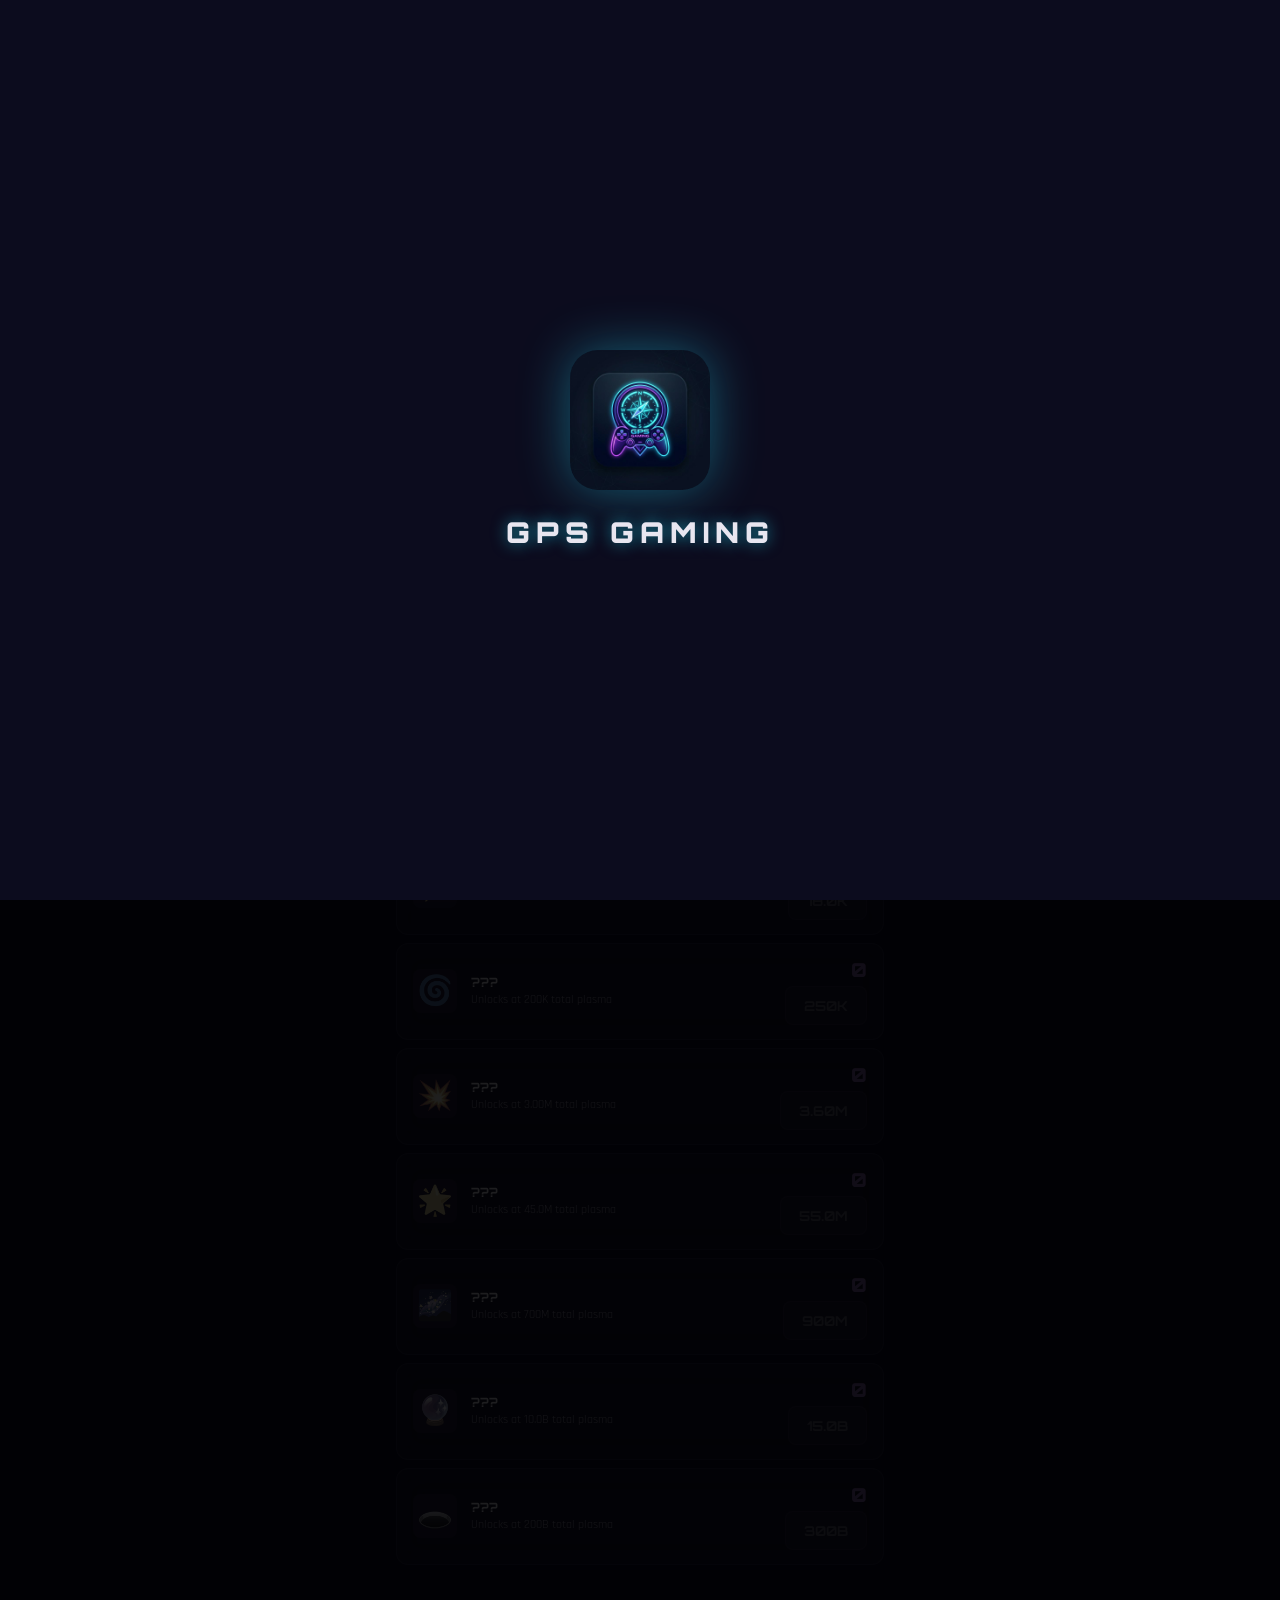
<file: app/src/main/assets/index.html>
<!DOCTYPE html>
<html lang="en">
<head>
  <meta charset="UTF-8">
  <meta name="viewport" content="width=device-width, initial-scale=1.0, maximum-scale=1.0, user-scalable=no, viewport-fit=cover">
  <meta name="description" content="Cosmic Plasma — An infinite idle game where you harness plasma energy across the cosmos. Prestige to earn Cosmic Shards and grow ever more powerful.">
  <title>Cosmic Plasma — Idle Prestige Game</title>
  <style>html,body{background:#050510!important}</style>
  <link rel="preconnect" href="https://fonts.googleapis.com">
  <link rel="preconnect" href="https://fonts.gstatic.com" crossorigin>
  <link href="https://fonts.googleapis.com/css2?family=Orbitron:wght@400;600;700;900&family=Rajdhani:wght@300;400;500;600;700&display=swap" rel="stylesheet">
  <link rel="stylesheet" href="style.css">
</head>
<body>

<!-- Splash Screen -->
<div id="splash-screen">
  <img src="gps_gaming_logo.png" alt="GPS Gaming Icon" class="splash-logo">
  <div class="splash-text">GPS GAMING</div>
</div>

<!-- Particle canvas background -->
<canvas id="particles-canvas"></canvas>

<!-- Main wrapper -->
<div id="app">

  <!-- Header -->
  <header id="game-header">
    <div class="header-title-row">
      <h1 class="game-title">COSMIC <span class="accent">PLASMA</span></h1>
      <div class="header-actions">
        <button id="daily-btn"      class="header-icon-btn" onclick="openDailyStreak()" title="Daily Reward">🎁</button>
        <button id="ach-btn"        class="header-icon-btn" onclick="openAchievements()" title="Achievements">🏆</button>
        <button id="challenges-btn" class="header-icon-btn" onclick="openDailyChallengesModal()" title="Daily Challenges">🎯</button>
        <button id="settings-btn"   class="header-icon-btn settings" onclick="openSettings()" aria-label="Settings">⚙️</button>
      </div>
    </div>
    <div class="header-stats">
      <div class="stat-badge" id="shard-badge" title="Cosmic Shards">
        <span class="stat-icon">💎</span>
        <span id="shard-count">0</span>
      </div>
      <div class="stat-badge" id="prestige-badge" title="Prestige Level">
        <span class="stat-icon">⭐</span>
        <span id="prestige-level">0</span>
      </div>
      <div class="stat-badge" id="multiplier-badge" title="Production Multiplier">
        <span class="stat-icon">⚡</span>
        <span id="multiplier-display">x1.00</span>
      </div>
    </div>
  </header>

  <!-- Plasma display -->
  <section id="plasma-section">
    <div id="plasma-display">
      <div class="plasma-amount" id="plasma-amount">0</div>
      <div class="plasma-label">Plasma Energy</div>
      <div class="plasma-rate" id="plasma-rate">0 / sec</div>
    </div>
    <button id="plasma-click-btn" onclick="handleClick()">
      <div class="click-inner">
        <div class="click-ring ring-1"></div>
        <div class="click-ring ring-2"></div>
        <div class="click-ring ring-3"></div>
        <span class="click-icon">⚛</span>
      </div>
    </button>
    <div id="combo-display" class="combo-display" style="display:none;">
      <span id="combo-count">0</span>
      <span class="combo-label">COMBO</span>
      <span id="combo-mult"></span>
    </div>
    <div class="plasma-actions-row" style="display: flex; justify-content: space-between; align-items: center; width: 100%; max-width: 320px; margin: 15px auto 0 auto; padding: 0 10px;">
      <div style="width: 80px;"></div> <!-- Spacer -->
      <div class="click-power-label" id="tap-power-label" style="margin-top: 0;">Tap Power: <span id="click-power-display">1</span></div>
      <div class="quick-actions" style="display: flex; width: 80px; justify-content: flex-end; gap: 8px;">
        <button id="lb-header-btn" class="quick-action-btn" onclick="openLeaderboard()" aria-label="Leaderboard">🏆</button>
        <button class="quick-action-btn" onclick="openInfoModal()" aria-label="Info">ℹ️</button>
      </div>
    </div>
  </section>

  <!-- Tab navigation -->
  <nav id="tab-nav">
    <button class="tab-btn active" data-tab="generators" onclick="switchTab('generators')">Generators</button>
    <button id="tab-btn-upgrades" class="tab-btn" data-tab="upgrades" onclick="switchTab('upgrades')">Upgrades</button>
    <button id="tab-btn-prestige" class="tab-btn" data-tab="prestige" onclick="switchTab('prestige')">Prestige</button>
    <button id="tab-btn-stats" class="tab-btn" data-tab="stats" onclick="switchTab('stats')">Stats</button>
  </nav>

  <!-- Tab panels -->
  <div id="tab-content">

    <!-- Generators Tab -->
    <div class="tab-panel active" id="tab-generators">
      <div id="generators-list"></div>
    </div>

    <!-- Upgrades Tab -->
    <div class="tab-panel" id="tab-upgrades">
      <div id="upgrades-list"></div>
    </div>

    <!-- Prestige Tab -->
    <div class="tab-panel" id="tab-prestige">
      <div class="prestige-info glass-panel">
        <h2>🌌 Cosmic Prestige</h2>
        <p>Reset your generators and plasma to earn <strong>Cosmic Shards</strong>. Each shard permanently boosts ALL production by <strong>5%</strong>.</p>

        <div style="font-size:0.82rem; color:var(--text-muted); margin: 6px 0 12px 0; padding: 6px 10px; border-left: 2px solid var(--accent); opacity: 0.85;">
          💎 Holding bonus (unspent shards): <strong id="shard-holding-bonus">+0%</strong> to all output &amp; taps
        </div>

        <div class="prestige-preview">
          <div class="prestige-stat">
            <span class="prestige-stat-label">Shards on Prestige</span>
            <span class="prestige-stat-value" id="prestige-shards-preview">0</span>
          </div>
          <div class="prestige-stat">
            <span class="prestige-stat-label">Total Shards After</span>
            <span class="prestige-stat-value" id="prestige-shards-total">0</span>
          </div>
          <div class="prestige-stat">
            <span class="prestige-stat-label">New Multiplier</span>
            <span class="prestige-stat-value" id="prestige-new-mult">x1.00</span>
          </div>
        </div>
        <button id="prestige-btn" class="prestige-button" onclick="doPrestige()" disabled>
          <span class="prestige-btn-text">PRESTIGE</span>
          <span class="prestige-btn-sub">Requires 1M+ total plasma</span>
        </button>
      </div>

      <!-- Shard Upgrades -->
      <h3 class="section-heading">💎 Shard Upgrades</h3>
      <div id="shard-upgrades-list"></div>
    </div>

    <!-- Leaderboard Tab -->
    <div class="tab-panel" id="tab-leaderboard">
      <div class="lb-header">
        <h2 class="lb-title">RANKINGS</h2>
        <div class="lb-toggle">
          <button class="lb-toggle-btn active" onclick="switchLbTab('weekly', event)">SESSION</button>
          <button class="lb-toggle-btn" onclick="switchLbTab('alltime', event)">ALL-TIME</button>
        </div>
      </div>
      
      <div class="lb-podium" id="lb-podium"></div>
      
      <div class="lb-list-container">
        <div class="lb-list" id="lb-list"></div>
      </div>
      
      <div class="lb-footer" id="lb-footer"></div>
    </div>

    <!-- Stats Tab -->
    <div class="tab-panel" id="tab-stats">
      <div class="stats-grid glass-panel">
        <h3 class="stats-section-title">📊 All Time</h3>
        <div class="stat-row"><span>Total Plasma Earned</span><span id="stat-total-plasma">0</span></div>
        <div class="stat-row"><span>Total Taps</span><span id="stat-total-taps">0</span></div>
        <div class="stat-row"><span>Plasma from Taps</span><span id="stat-tap-plasma">0</span></div>
        <div class="stat-row"><span>Plasma from Auto-Tapper</span><span id="stat-auto-plasma">0</span></div>
        <div class="stat-row"><span>Plasma from Generators</span><span id="stat-gen-plasma">0</span></div>
        <div class="stat-row"><span>Times Prestiged</span><span id="stat-prestiges">0</span></div>
        <div class="stat-row"><span>Total Shards Earned</span><span id="stat-total-shards">0</span></div>
        <div class="stat-row"><span>Current Multiplier</span><span id="stat-multiplier">x1.00</span></div>
        <div class="stat-row"><span>Play Time</span><span id="stat-playtime">0s</span></div>
        
        <h3 class="stats-section-title" style="margin-top: 16px;">🚀 This Session (Since Prestige)</h3>
        <div class="stat-row"><span>Session Plasma</span><span id="stat-session-plasma">0</span></div>
        <div class="stat-row"><span>Session Taps</span><span id="stat-session-taps">0</span></div>
      </div>
      <div class="save-controls">
        <button class="save-btn" onclick="saveGame()">💾 Save Game</button>
        <button class="save-btn danger" onclick="hardReset()">🗑️ Hard Reset</button>
      </div>
    </div>

  </div>

  <!-- Toast notifications -->
  <div id="toast-container"></div>

  <!-- Custom Confirm Modal -->
  <div id="confirm-modal" class="confirm-overlay">
    <div class="confirm-box">
        <div class="confirm-icon">⚠️</div>
        <p class="confirm-message" id="confirm-message">Are you sure?</p>
        <div class="confirm-actions">
            <button class="confirm-cancel-btn" id="confirm-cancel-btn">CANCEL</button>
            <button class="confirm-ok-btn" id="confirm-ok-btn">CONFIRM</button>
        </div>
    </div>
  </div>

  <!-- Info Modal -->
  <div id="info-modal" class="confirm-overlay">
    <div class="info-box">
        <button class="info-close-btn" onclick="closeInfoModal()">✕</button>
        <h2 class="info-title">📖 HOW TO PLAY</h2>
        <div class="info-scroll">
            <div class="info-section">
                <h3>⚛ Plasma Energy</h3>
                <p>Tap the plasma orb to generate energy. Buy generators to produce plasma automatically. Your plasma per second increases as you acquire more generators.</p>
            </div>
            <div class="info-section">
                <h3>⚡ Generators</h3>
                <p>10 unique generators unlocking as you play. Long-press to buy max. Higher-tier generators produce exponentially more!</p>
                <ul style="color: var(--text-secondary); font-size: 0.8rem; margin-top: 8px; padding-left: 16px; line-height: 1.6;">
                    <li><strong style="color: var(--text-primary)">✦ Spark</strong>: The beginning of energy.</li>
                    <li><strong style="color: var(--text-primary)">🔥 Ember</strong>: Concentrated plasma heat.</li>
                    <li><strong style="color: var(--text-primary)">☀️ Solar Flare</strong>: Star-level energy emission.</li>
                    <li><strong style="color: var(--text-primary)">⚡ Plasma Arc</strong>: Controlled energy lightning.</li>
                    <li><strong style="color: var(--text-primary)">🌀 Fusion Core</strong>: Sustainable nuclear fusion.</li>
                    <li><strong style="color: var(--text-primary)">💥 Nova Burst</strong>: Exploding star remnants.</li>
                    <li><strong style="color: var(--text-primary)">🌟 Pulsar</strong>: Rapid rotating beacon.</li>
                    <li><strong style="color: var(--text-primary)">🌌 Quasar</strong>: Supermassive black hole jet.</li>
                    <li><strong style="color: var(--text-primary)">🔮 Nebula Forge</strong>: Birthplace of stars.</li>
                    <li><strong style="color: var(--text-primary)">🕳️ Singularity</strong>: Infinite gravity point.</li>
                </ul>
            </div>
            <div class="info-section">
                <h3>🔧 Upgrades</h3>
                <p>One-time purchases that boost your tap power or generator output. New upgrades unlock as you progress through the game.</p>
            </div>
            <div class="info-section">
                <h3>🌌 Prestige</h3>
                <p>Once you reach 1M+ total plasma, you can prestige to reset your generators and earn <strong>Cosmic Shards</strong>. Each shard gives a permanent +5% boost to ALL production.</p>
            </div>
            <div class="info-section">
                <h3>💎 Shard Upgrades</h3>
                <p>Spend Cosmic Shards on permanent upgrades: increased tap power, auto-tapper, head start plasma, and more. These persist across prestiges.</p>
            </div>
            <div class="info-section">
                <h3>🏆 Leaderboard</h3>
                <p>Compete against other players globally! Your score is your total plasma earned across all time. Prestige to push your score to the leaderboard.</p>
            </div>
        </div>
    </div>
  </div>

  <!-- Name Registration Modal -->
  <div id="name-modal" style="display: none; position: fixed; inset: 0; background: rgba(0,0,0,0.85); z-index: 2100; align-items: center; justify-content: center; backdrop-filter: blur(8px);">
    <div class="name-modal-content">
        <h2 id="name-modal-title" class="name-modal-title">REGISTER CALLSIGN</h2>
        
        <div class="name-input-group">
            <input type="text" id="name-input" class="name-input" placeholder="Enter Name (Max 12 Chars)" maxlength="12" autocomplete="off" spellcheck="false">
            <div id="name-error" class="name-error">Transmission rejected: Invalid designation.</div>
        </div>
        
        <div class="name-modal-actions">
            <button id="name-cancel-btn" class="name-cancel-btn" onclick="closeNameModal(false)">CANCEL</button>
            <button id="name-confirm-btn" class="name-confirm-btn" onclick="confirmName()">CONFIRM</button>
        </div>
    </div>
  </div>

  <!-- Settings Modal -->
  <div id="settings-modal" style="display: none; position: fixed; inset: 0; background: rgba(0,0,0,0.8); z-index: 2000; align-items: center; justify-content: center; backdrop-filter: blur(5px);">
    <div style="background: var(--bg-surface); border: 1px solid var(--border-glow); padding: 30px; border-radius: var(--radius-xl); width: 85%; max-width: 320px; text-align: center; box-shadow: var(--glow-purple); position: relative;">
        <button onclick="closeSettings()" style="position: absolute; top: 12px; right: 16px; background: none; border: none; color: var(--text-muted); font-size: 1.6rem; cursor: pointer; padding: 5px;">✕</button>
        
        <h2 style="font-family: var(--font-display); color: var(--accent-cyan); margin-bottom: 24px;">SETTINGS</h2>
        
        <button id="sound-toggle-btn" class="save-btn" style="width: 100%; margin-bottom: 16px; font-size: 0.95rem; padding: 16px;" onclick="toggleSound()">Sound: ON</button>
        <button class="save-btn danger" style="width: 100%; margin-bottom: 24px; font-size: 0.95rem; padding: 16px;" onclick="closeSettings(); setTimeout(hardReset, 100);">Hard Reset</button>
        
        <button class="save-btn" style="width: 100%; font-size: 0.95rem; padding: 16px; background: rgba(168, 85, 247, 0.2); border-color: var(--accent-purple);" onclick="exitApp()">Exit Game</button>
    </div>
  </div>

</div>

<!-- Offline Earnings Modal -->
<div id="offline-modal" class="modal-overlay">
  <div class="modal-box">
    <div class="modal-icon">⏰</div>
    <h2 class="modal-title">Welcome Back!</h2>
    <p class="modal-subtitle">You were away for <strong id="offline-time"></strong></p>
    <div class="modal-reward-badge"><span id="offline-plasma">+0 Plasma</span></div>
    <p class="modal-note">Offline production: 8-hour cap</p>
    <button class="modal-btn" onclick="closeOfflineModal()">COLLECT</button>
  </div>
</div>

<!-- Daily Login Modal -->
<div id="daily-login-modal" class="modal-overlay">
  <div class="modal-box modal-wide">
    <div class="modal-icon">🎁</div>
    <h2 class="modal-title">Daily Reward</h2>
    <p id="daily-streak-status" class="modal-subtitle"></p>
    <div id="daily-calendar" class="daily-calendar"></div>
    <p id="daily-countdown" style="font-size:0.85rem;color:#aaa;margin:6px 0 0;min-height:1.2em;"></p>
    <button id="daily-claim-btn" class="modal-btn" onclick="claimDailyReward()">CLAIM REWARD</button>
    <button class="modal-btn" style="background:transparent;border:1px solid #555;margin-top:6px;" onclick="closeModal('daily-login-modal')">CLOSE</button>
  </div>
</div>

<!-- Achievements Modal -->
<div id="achievements-modal" class="modal-overlay">
  <div class="modal-box modal-wide">
    <div class="modal-icon">🏆</div>
    <h2 class="modal-title">Achievements</h2>
    <div id="achievements-list" style="width:100%;margin:12px 0 4px;display:flex;flex-direction:column;gap:10px;"></div>
    <button class="modal-btn" onclick="closeModal('achievements-modal')">CLOSE</button>
  </div>
</div>

<!-- Daily Challenges Modal -->
<div id="daily-challenges-modal" class="modal-overlay">
  <div class="modal-box modal-wide">
    <div class="modal-icon">🎯</div>
    <h2 class="modal-title">Daily Challenges</h2>
    <p id="daily-challenges-date" class="modal-subtitle"></p>
    <div id="daily-challenges-list" style="width:100%;margin:12px 0 4px;"></div>
    <button class="modal-btn" onclick="closeModal('daily-challenges-modal')">CLOSE</button>
  </div>
</div>

<!-- Tutorial Overlay -->
<div id="tutorial-overlay" style="display:none;position:fixed;inset:0;z-index:5000;pointer-events:none;">
  <div id="tutorial-highlight" style="position:fixed;border:2px solid var(--accent-cyan);border-radius:12px;box-shadow:0 0 0 9999px rgba(0,0,0,0.65),0 0 24px var(--accent-cyan);pointer-events:none;transition:all 0.3s ease;"></div>
  <div id="tutorial-tip" style="position:fixed;background:var(--bg-surface);border:1px solid var(--accent-cyan);border-radius:12px;padding:14px 16px;max-width:240px;pointer-events:auto;z-index:5001;box-shadow:0 0 20px rgba(34,211,238,0.3);">
    <p id="tutorial-text" style="font-family:var(--font-body);font-size:0.88rem;color:var(--text-primary);line-height:1.5;margin:0 0 12px 0;"></p>
    <div style="display:flex;justify-content:space-between;align-items:center;">
      <span id="tutorial-step-num" style="font-family:var(--font-display);font-size:0.6rem;color:var(--text-muted);"></span>
      <div style="display:flex;gap:8px;">
        <button onclick="skipTutorial()" style="background:transparent;border:1px solid var(--border-glass);border-radius:6px;color:var(--text-muted);font-family:var(--font-display);font-size:0.6rem;padding:5px 12px;cursor:pointer;">SKIP</button>
        <button onclick="advanceTutorial()" style="background:rgba(34,211,238,0.15);border:1px solid var(--accent-cyan);border-radius:6px;color:var(--text-primary);font-family:var(--font-display);font-size:0.6rem;font-weight:700;padding:5px 12px;cursor:pointer;">NEXT →</button>
      </div>
    </div>
  </div>
</div>

<!-- Achievement Pop -->
<div id="achievement-pop" class="achievement-pop">
  <div class="ach-inner">
    <span class="ach-label">ACHIEVEMENT UNLOCKED</span>
    <span id="ach-icon" class="ach-icon"></span>
    <span id="ach-title" class="ach-title"></span>
    <span id="ach-subtitle" class="ach-subtitle"></span>
  </div>
</div>

<script src="game.js"></script>
<script>
// Info modal functions
function openInfoModal() {
    playSound('click');
    document.getElementById('info-modal').classList.add('active');
}
function closeInfoModal() {
    playSound('click');
    document.getElementById('info-modal').classList.remove('active');
}
</script>
</body>
</html>
</file>
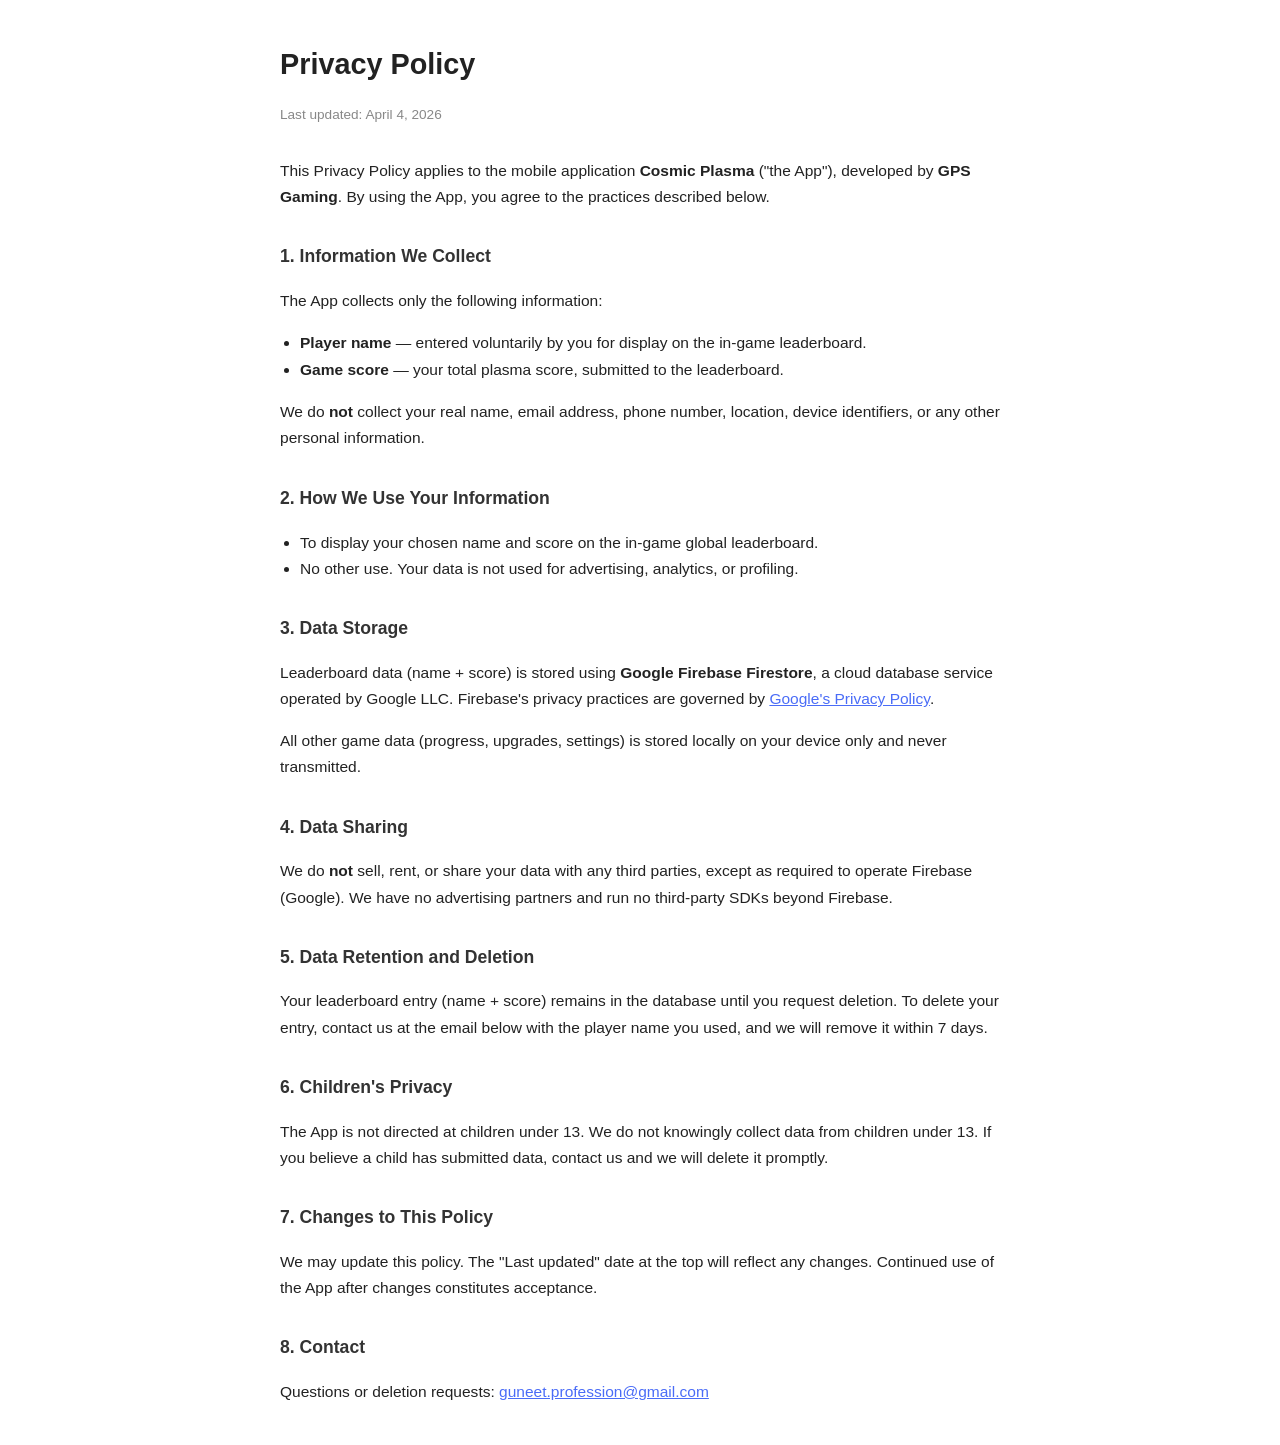
<file: docs/privacy.html>
<!DOCTYPE html>
<html lang="en">
<head>
  <meta charset="UTF-8" />
  <meta name="viewport" content="width=device-width, initial-scale=1.0" />
  <title>Privacy Policy — Cosmic Plasma</title>
  <style>
    body {
      font-family: -apple-system, BlinkMacSystemFont, 'Segoe UI', sans-serif;
      max-width: 720px;
      margin: 40px auto;
      padding: 0 20px;
      color: #222;
      line-height: 1.7;
    }
    h1 { font-size: 1.8rem; margin-bottom: 4px; }
    h2 { font-size: 1.1rem; margin-top: 32px; color: #333; }
    p, li { font-size: 0.97rem; }
    ul { padding-left: 20px; }
    .updated { color: #888; font-size: 0.85rem; margin-bottom: 32px; }
    a { color: #4a6cf7; }
  </style>
</head>
<body>

<h1>Privacy Policy</h1>
<p class="updated">Last updated: April 4, 2026</p>

<p>This Privacy Policy applies to the mobile application <strong>Cosmic Plasma</strong> ("the App"), developed by <strong>GPS Gaming</strong>. By using the App, you agree to the practices described below.</p>

<h2>1. Information We Collect</h2>
<p>The App collects only the following information:</p>
<ul>
  <li><strong>Player name</strong> — entered voluntarily by you for display on the in-game leaderboard.</li>
  <li><strong>Game score</strong> — your total plasma score, submitted to the leaderboard.</li>
</ul>
<p>We do <strong>not</strong> collect your real name, email address, phone number, location, device identifiers, or any other personal information.</p>

<h2>2. How We Use Your Information</h2>
<ul>
  <li>To display your chosen name and score on the in-game global leaderboard.</li>
  <li>No other use. Your data is not used for advertising, analytics, or profiling.</li>
</ul>

<h2>3. Data Storage</h2>
<p>Leaderboard data (name + score) is stored using <strong>Google Firebase Firestore</strong>, a cloud database service operated by Google LLC. Firebase's privacy practices are governed by <a href="https://firebase.google.com/support/privacy" target="_blank">Google's Privacy Policy</a>.</p>
<p>All other game data (progress, upgrades, settings) is stored locally on your device only and never transmitted.</p>

<h2>4. Data Sharing</h2>
<p>We do <strong>not</strong> sell, rent, or share your data with any third parties, except as required to operate Firebase (Google). We have no advertising partners and run no third-party SDKs beyond Firebase.</p>

<h2>5. Data Retention and Deletion</h2>
<p>Your leaderboard entry (name + score) remains in the database until you request deletion. To delete your entry, contact us at the email below with the player name you used, and we will remove it within 7 days.</p>

<h2>6. Children's Privacy</h2>
<p>The App is not directed at children under 13. We do not knowingly collect data from children under 13. If you believe a child has submitted data, contact us and we will delete it promptly.</p>

<h2>7. Changes to This Policy</h2>
<p>We may update this policy. The "Last updated" date at the top will reflect any changes. Continued use of the App after changes constitutes acceptance.</p>

<h2>8. Contact</h2>
<p>Questions or deletion requests: <a href="mailto:guneet.profession@gmail.com">guneet.profession@gmail.com</a></p>

</body>
</html>
</file>
<file: app/src/main/assets/style.css>
/* ===== COSMIC PLASMA — STYLE SYSTEM ===== */

:root {
    --bg-deep: #0c0c1e;
    --bg-surface: #151530;
    --bg-card: rgba(22, 22, 50, 0.75);
    --bg-glass: rgba(30, 30, 65, 0.55);
    --border-glass: rgba(100, 100, 255, 0.15);
    --border-glow: rgba(120, 80, 255, 0.3);

    --text-primary: #e8e6f0;
    --text-secondary: #9590b8;
    --text-muted: #5c5880;

    --accent-purple: #a855f7;
    --accent-cyan: #22d3ee;
    --accent-pink: #ec4899;
    --accent-gold: #f59e0b;
    --accent-green: #10b981;
    --accent-red: #ef4444;

    --glow-purple: 0 0 20px rgba(168, 85, 247, 0.3);
    --glow-cyan: 0 0 20px rgba(34, 211, 238, 0.3);
    --glow-pink: 0 0 20px rgba(236, 72, 153, 0.3);

    --font-display: 'Orbitron', sans-serif;
    --font-body: 'Rajdhani', sans-serif;

    --radius-sm: 8px;
    --radius-md: 12px;
    --radius-lg: 16px;
    --radius-xl: 24px;
}

/* ===== RESET ===== */
*,
*::before,
*::after {
    margin: 0;
    padding: 0;
    box-sizing: border-box;
    -webkit-tap-highlight-color: transparent;
    -webkit-touch-callout: none;
    -webkit-user-select: none;
    user-select: none;
}

html {
    font-size: 16px;
    scroll-behavior: smooth;
}

body {
    font-family: var(--font-body);
    background: var(--bg-deep);
    color: var(--text-primary);
    min-height: 100vh;
    overflow-x: hidden;
    -webkit-font-smoothing: antialiased;
}

/* ===== PARTICLE CANVAS ===== */
#particles-canvas {
    position: fixed;
    top: 0;
    left: 0;
    width: 100%;
    height: 100%;
    z-index: 0;
    pointer-events: none;
}

/* ===== APP LAYOUT ===== */
#app {
    position: relative;
    z-index: 1;
    max-width: 520px;
    margin: 0 auto;
    padding: 16px 16px 80px;
}

/* ===== HEADER ===== */
#game-header {
    text-align: center;
    padding: 12px 0 10px;
}

.header-title-row {
    display: flex;
    align-items: center;
    padding: 0 8px;
    gap: 6px;
}

.header-title-row .game-title {
    flex: 1;
    text-align: center;
    white-space: nowrap;
    overflow: hidden;
    text-overflow: ellipsis;
    min-width: 0;
}

.header-actions {
    display: flex;
    gap: 2px;
    flex-shrink: 0;
}

.header-icon-btn {
    background: none;
    border: none;
    font-size: 1.3rem;
    cursor: pointer;
    transition: transform 0.2s, filter 0.2s;
    -webkit-tap-highlight-color: transparent;
    touch-action: manipulation;
    padding: 4px;
    filter: drop-shadow(0 0 6px rgba(245, 158, 11, 0.4));
}

.header-icon-btn.settings {
    filter: drop-shadow(0 0 6px rgba(168, 85, 247, 0.4));
    color: var(--text-secondary);
}

.header-icon-btn:active {
    transform: scale(0.85);
}

.game-title {
    font-family: var(--font-display);
    font-size: 1.5rem;
    font-weight: 900;
    letter-spacing: 2px;
    white-space: nowrap;
    color: var(--text-primary);
    text-shadow: 0 0 30px rgba(168, 85, 247, 0.5), 0 0 60px rgba(168, 85, 247, 0.2);
}

.game-title .accent {
    background: linear-gradient(135deg, var(--accent-purple), var(--accent-cyan));
    -webkit-background-clip: text;
    -webkit-text-fill-color: transparent;
    background-clip: text;
}

.header-stats {
    display: flex;
    justify-content: center;
    gap: 12px;
    margin-top: 12px;
}

.stat-badge {
    display: flex;
    align-items: center;
    gap: 6px;
    background: var(--bg-glass);
    border: 1px solid var(--border-glass);
    border-radius: 100px;
    padding: 6px 14px;
    font-family: var(--font-display);
    font-size: 0.75rem;
    font-weight: 600;
    backdrop-filter: blur(10px);
    transition: all 0.3s ease;
}

.stat-badge:hover {
    border-color: var(--border-glow);
    box-shadow: var(--glow-purple);
}

.stat-icon {
    font-size: 0.9rem;
}

/* ===== PLASMA SECTION ===== */
#plasma-section {
    text-align: center;
    padding: 30px 0 20px;
}

#plasma-display {
    margin-bottom: 24px;
}

.plasma-amount {
    font-family: var(--font-display);
    font-size: 2.6rem;
    font-weight: 900;
    color: var(--accent-cyan);
    background: linear-gradient(135deg, #c084fc, #22d3ee, #a855f7);
    background-size: 200% 200%;
    animation: gradientShift 4s ease infinite;
    -webkit-background-clip: text;
    -webkit-text-fill-color: transparent;
    background-clip: text;
    line-height: 1.1;
    font-feature-settings: "zero" 0;
}

@keyframes gradientShift {

    0%,
    100% {
        background-position: 0% 50%;
    }

    50% {
        background-position: 100% 50%;
    }
}

.plasma-label {
    font-size: 1rem;
    color: var(--text-secondary);
    text-transform: uppercase;
    letter-spacing: 3px;
    margin-top: 4px;
}

.plasma-rate {
    font-family: var(--font-display);
    font-size: 0.85rem;
    color: var(--accent-cyan);
    margin-top: 6px;
}

/* ===== CLICK BUTTON ===== */
#plasma-click-btn {
    position: relative;
    width: 130px;
    height: 130px;
    border-radius: 50%;
    border: 2px solid rgba(168, 85, 247, 0.5);
    background: radial-gradient(circle at 40% 40%, rgba(168, 85, 247, 0.35), rgba(10, 10, 25, 0.85));
    cursor: pointer;
    transition: all 0.15s ease;
    outline: none;
    -webkit-tap-highlight-color: transparent;
    touch-action: manipulation;
    z-index: 5;
    animation: plasmaGlow 2.5s ease-in-out infinite;
}

@keyframes plasmaGlow {

    0%,
    100% {
        box-shadow: 0 0 20px rgba(168, 85, 247, 0.25), inset 0 0 15px rgba(168, 85, 247, 0.1);
    }

    50% {
        box-shadow: 0 0 40px rgba(168, 85, 247, 0.45), inset 0 0 25px rgba(168, 85, 247, 0.2);
    }
}

#plasma-click-btn:hover {
    border-color: var(--accent-purple);
    box-shadow: 0 0 40px rgba(168, 85, 247, 0.4), inset 0 0 30px rgba(168, 85, 247, 0.15);
    transform: scale(1.05);
}

#plasma-click-btn:active {
    transform: scale(0.92);
    box-shadow: 0 0 60px rgba(168, 85, 247, 0.6), inset 0 0 40px rgba(168, 85, 247, 0.25);
}

#plasma-click-btn.tap-burst {
    animation: tapBurstAnim 0.35s ease-out;
}

@keyframes tapBurstAnim {
    0% {
        transform: scale(0.88);
        box-shadow: 0 0 15px rgba(168, 85, 247, 0.3);
    }

    40% {
        transform: scale(1.15);
        box-shadow: 0 0 60px rgba(34, 211, 238, 0.5), 0 0 80px rgba(168, 85, 247, 0.6);
    }

    100% {
        transform: scale(1);
        box-shadow: 0 0 20px rgba(168, 85, 247, 0.25);
    }
}

.click-inner {
    position: relative;
    width: 100%;
    height: 100%;
    display: flex;
    align-items: center;
    justify-content: center;
}

.click-icon {
    font-size: 2.4rem;
    z-index: 2;
    filter: drop-shadow(0 0 10px rgba(168, 85, 247, 0.6));
    pointer-events: none;
}

.click-ring {
    position: absolute;
    border-radius: 50%;
    border: 1px solid rgba(168, 85, 247, 0.2);
    animation: pulseRing 3s ease-in-out infinite;
}

.ring-1 {
    width: 80%;
    height: 80%;
    animation-delay: 0s;
}

.ring-2 {
    width: 100%;
    height: 100%;
    animation-delay: 1s;
}

.ring-3 {
    width: 120%;
    height: 120%;
    animation-delay: 2s;
}

@keyframes pulseRing {

    0%,
    100% {
        opacity: 0.3;
        transform: scale(0.95);
    }

    50% {
        opacity: 0.7;
        transform: scale(1.05);
    }
}

.click-power-label {
    font-size: 0.8rem;
    color: var(--text-muted);
    margin-top: 10px;
    font-family: var(--font-display);
}

.quick-action-btn {
    background: rgba(34, 211, 238, 0.1);
    color: var(--text-primary);
    border: 1px solid rgba(34, 211, 238, 0.3);
    border-radius: var(--radius-md);
    padding: 8px 12px;
    font-size: 0.9rem;
    cursor: pointer;
    transition: all 0.2s;
    box-shadow: 0 0 10px rgba(34, 211, 238, 0.1);
}

.quick-action-btn:hover {
    background: rgba(34, 211, 238, 0.2);
    box-shadow: 0 0 15px rgba(34, 211, 238, 0.3);
}

.quick-action-btn:active {
    transform: scale(0.95);
}

/* ===== FLOATING CLICK TEXT ===== */
.click-float {
    position: fixed;
    pointer-events: none;
    font-family: var(--font-display);
    font-size: 1.1rem;
    font-weight: 700;
    color: var(--accent-cyan);
    text-shadow: 0 0 8px rgba(34, 211, 238, 0.6);
    animation: floatUp 0.9s ease-out forwards;
    z-index: 100;
}

@keyframes floatUp {
    0% {
        opacity: 1;
        transform: translateY(0) scale(1);
    }

    100% {
        opacity: 0;
        transform: translateY(-60px) scale(0.6);
    }
}

/* ===== TAB NAVIGATION ===== */
#tab-nav {
    display: flex;
    gap: 4px;
    background: var(--bg-glass);
    border: 1px solid var(--border-glass);
    border-radius: var(--radius-lg);
    padding: 4px;
    margin-bottom: 16px;
    backdrop-filter: blur(10px);
    position: relative;
    z-index: 10;
}

.tab-btn {
    flex: 1;
    padding: 10px 8px;
    border: none;
    border-radius: var(--radius-md);
    background: transparent;
    color: var(--text-secondary);
    font-family: var(--font-display);
    font-size: 0.65rem;
    font-weight: 600;
    letter-spacing: 1px;
    text-transform: uppercase;
    cursor: pointer;
    transition: all 0.25s ease;
    -webkit-tap-highlight-color: transparent;
    touch-action: manipulation;
}

.tab-btn:hover {
    color: var(--text-primary);
    background: rgba(168, 85, 247, 0.1);
}

.tab-btn.active {
    background: linear-gradient(135deg, rgba(168, 85, 247, 0.25), rgba(34, 211, 238, 0.15));
    color: var(--text-primary);
    box-shadow: 0 0 15px rgba(168, 85, 247, 0.15);
}

.tab-icon-btn {
    flex: 0 0 auto;
    padding: 10px 12px;
    font-size: 0.9rem;
}

/* ===== TAB PANELS ===== */
.tab-panel {
    display: none;
}

.tab-panel.active {
    display: block;
    animation: fadeIn 0.3s ease;
}

@keyframes fadeIn {
    0% {
        opacity: 0;
        transform: translateY(8px);
    }

    100% {
        opacity: 1;
        transform: translateY(0);
    }
}

/* ===== GLASS PANEL ===== */
.glass-panel {
    background: var(--bg-card);
    border: 1px solid var(--border-glass);
    border-radius: var(--radius-lg);
    padding: 20px;
    backdrop-filter: blur(12px);
    margin-bottom: 12px;
}

/* ===== GENERATOR CARDS ===== */
.generator-card {
    display: flex;
    align-items: center;
    gap: 14px;
    background: var(--bg-card);
    border: 1px solid var(--border-glass);
    border-radius: var(--radius-md);
    padding: 14px 16px;
    margin-bottom: 8px;
    backdrop-filter: blur(12px);
    transition: all 0.25s ease;
    opacity: 1;
    position: relative;
    z-index: 5;
}

.generator-card.locked {
    opacity: 0.35;
    filter: grayscale(0.6);
    pointer-events: none;
}

.generator-card:hover:not(.locked) {
    border-color: var(--border-glow);
    box-shadow: var(--glow-purple);
    transform: translateX(4px);
}

.gen-icon {
    font-size: 1.8rem;
    width: 44px;
    height: 44px;
    display: flex;
    align-items: center;
    justify-content: center;
    background: rgba(168, 85, 247, 0.1);
    border-radius: var(--radius-sm);
    flex-shrink: 0;
    animation: genIconFloat 3s ease-in-out infinite;
}

@keyframes genIconFloat {

    0%,
    100% {
        transform: translateY(0) scale(1);
    }

    50% {
        transform: translateY(-3px) scale(1.08);
    }
}

.gen-info {
    flex: 1;
    min-width: 0;
}

.gen-name {
    font-family: var(--font-display);
    font-size: 0.8rem;
    font-weight: 700;
    color: var(--text-primary);
}

.gen-details {
    font-size: 0.75rem;
    color: var(--text-secondary);
    margin-top: 2px;
}

.gen-output {
    font-size: 0.7rem;
    color: var(--accent-cyan);
    margin-top: 2px;
    font-family: var(--font-display);
}

.gen-buy-section {
    text-align: right;
    flex-shrink: 0;
}

.gen-count {
    font-family: var(--font-display);
    font-size: 1.2rem;
    font-weight: 900;
    color: var(--accent-purple);
    display: block;
}

.gen-buy-btn {
    margin-top: 4px;
    padding: 10px 18px;
    border: 1px solid rgba(168, 85, 247, 0.4);
    border-radius: var(--radius-sm);
    background: rgba(168, 85, 247, 0.15);
    color: var(--text-primary);
    font-family: var(--font-display);
    font-size: 0.85rem;
    font-weight: 700;
    cursor: pointer;
    transition: all 0.2s ease;
    white-space: nowrap;
    -webkit-tap-highlight-color: transparent;
    touch-action: manipulation;
    position: relative;
    z-index: 10;
}

.gen-buy-btn:hover:not(:disabled) {
    background: rgba(168, 85, 247, 0.3);
    border-color: var(--accent-purple);
    box-shadow: var(--glow-purple);
}

.gen-buy-btn:disabled {
    opacity: 0.35;
    cursor: not-allowed;
}

/* ===== UPGRADE CARDS ===== */
.upgrade-card {
    display: flex;
    align-items: center;
    gap: 14px;
    background: var(--bg-card);
    border: 1px solid var(--border-glass);
    border-radius: var(--radius-md);
    padding: 14px 16px;
    margin-bottom: 8px;
    backdrop-filter: blur(12px);
    transition: all 0.25s ease;
    position: relative;
    z-index: 5;
}

.upgrade-card.purchased {
    opacity: 0.4;
    border-color: var(--accent-green);
}

.upgrade-card.locked {
    opacity: 0.38;
    filter: grayscale(0.6);
    pointer-events: none;
}

.upgrade-card:hover:not(.purchased) {
    border-color: var(--border-glow);
    box-shadow: var(--glow-cyan);
}

.upg-icon {
    font-size: 1.6rem;
    width: 44px;
    height: 44px;
    display: flex;
    align-items: center;
    justify-content: center;
    background: rgba(34, 211, 238, 0.1);
    border-radius: var(--radius-sm);
    flex-shrink: 0;
}

.upg-info {
    flex: 1;
    min-width: 0;
}

.upg-name {
    font-family: var(--font-display);
    font-size: 0.75rem;
    font-weight: 700;
}

.upg-desc {
    font-size: 0.72rem;
    color: var(--text-secondary);
    margin-top: 2px;
}

.upg-buy-btn {
    padding: 12px 22px;
    border: 1px solid rgba(34, 211, 238, 0.4);
    border-radius: var(--radius-sm);
    background: rgba(34, 211, 238, 0.12);
    color: var(--text-primary);
    font-family: var(--font-display);
    font-size: 0.75rem;
    font-weight: 700;
    cursor: pointer;
    transition: all 0.2s ease;
    white-space: nowrap;
    flex-shrink: 0;
    -webkit-tap-highlight-color: transparent;
    touch-action: manipulation;
    position: relative;
    z-index: 10;
    min-width: 70px;
}

.upg-buy-btn:hover:not(:disabled) {
    background: rgba(34, 211, 238, 0.25);
    border-color: var(--accent-cyan);
}

.upg-buy-btn:disabled {
    opacity: 0.35;
    cursor: not-allowed;
}

/* ===== PRESTIGE TAB ===== */
.prestige-info {
    text-align: center;
}

.prestige-info h2 {
    font-family: var(--font-display);
    font-size: 1.2rem;
    margin-bottom: 10px;
    background: linear-gradient(135deg, var(--accent-gold), var(--accent-pink));
    -webkit-background-clip: text;
    -webkit-text-fill-color: transparent;
    background-clip: text;
}

.prestige-info p {
    font-size: 0.9rem;
    color: var(--text-secondary);
    line-height: 1.5;
    max-width: 400px;
    margin: 0 auto;
}

.prestige-preview {
    display: flex;
    justify-content: center;
    gap: 20px;
    margin: 20px 0;
    flex-wrap: wrap;
}

.prestige-stat {
    display: flex;
    flex-direction: column;
    align-items: center;
    gap: 4px;
}

.prestige-stat-label {
    font-size: 0.65rem;
    color: var(--text-muted);
    text-transform: uppercase;
    letter-spacing: 1px;
    font-family: var(--font-display);
}

.prestige-stat-value {
    font-family: var(--font-display);
    font-size: 1.3rem;
    font-weight: 900;
    color: var(--accent-gold);
}

.prestige-button {
    display: inline-flex;
    flex-direction: column;
    align-items: center;
    gap: 4px;
    padding: 14px 40px;
    border: 2px solid rgba(245, 158, 11, 0.4);
    border-radius: var(--radius-xl);
    background: linear-gradient(135deg, rgba(245, 158, 11, 0.15), rgba(236, 72, 153, 0.15));
    cursor: pointer;
    transition: all 0.3s ease;
    -webkit-tap-highlight-color: transparent;
    touch-action: manipulation;
    position: relative;
    z-index: 10;
}

.prestige-button:hover:not(:disabled) {
    border-color: var(--accent-gold);
    box-shadow: 0 0 30px rgba(245, 158, 11, 0.3), 0 0 60px rgba(236, 72, 153, 0.15);
    transform: scale(1.05);
}

.prestige-button:disabled {
    opacity: 0.3;
    cursor: not-allowed;
}

.prestige-btn-text {
    font-family: var(--font-display);
    font-size: 1rem;
    font-weight: 900;
    letter-spacing: 3px;
    color: var(--accent-gold);
}

.prestige-btn-sub {
    font-size: 0.65rem;
    color: var(--text-muted);
}

.section-heading {
    font-family: var(--font-display);
    font-size: 0.85rem;
    color: var(--text-secondary);
    margin: 20px 0 12px;
    letter-spacing: 1px;
}

/* Shard upgrade cards */
.shard-card {
    display: flex;
    align-items: center;
    gap: 14px;
    background: var(--bg-card);
    border: 1px solid rgba(245, 158, 11, 0.15);
    border-radius: var(--radius-md);
    padding: 14px 16px;
    margin-bottom: 8px;
    backdrop-filter: blur(12px);
    transition: all 0.25s ease;
    position: relative;
    z-index: 5;
}

.shard-card.maxed {
    opacity: 0.4;
    border-color: var(--accent-green);
}

.shard-card:hover:not(.maxed) {
    border-color: rgba(245, 158, 11, 0.4);
    box-shadow: 0 0 20px rgba(245, 158, 11, 0.15);
}

.shard-icon {
    font-size: 1.6rem;
    width: 44px;
    height: 44px;
    display: flex;
    align-items: center;
    justify-content: center;
    background: rgba(245, 158, 11, 0.1);
    border-radius: var(--radius-sm);
    flex-shrink: 0;
}

.shard-info {
    flex: 1;
    min-width: 0;
}

.shard-name {
    font-family: var(--font-display);
    font-size: 0.75rem;
    font-weight: 700;
}

.shard-desc {
    font-size: 0.72rem;
    color: var(--text-secondary);
    margin-top: 2px;
}

.shard-level {
    font-size: 0.65rem;
    color: var(--accent-gold);
    margin-top: 2px;
    font-family: var(--font-display);
}

.shard-buy-btn {
    padding: 8px 16px;
    border: 1px solid rgba(245, 158, 11, 0.4);
    border-radius: var(--radius-sm);
    background: rgba(245, 158, 11, 0.12);
    color: var(--accent-gold);
    font-family: var(--font-display);
    font-size: 0.65rem;
    font-weight: 600;
    cursor: pointer;
    transition: all 0.2s ease;
    white-space: nowrap;
    flex-shrink: 0;
    -webkit-tap-highlight-color: transparent;
    touch-action: manipulation;
    position: relative;
    z-index: 10;
}

.shard-buy-btn:hover:not(:disabled) {
    background: rgba(245, 158, 11, 0.25);
    border-color: var(--accent-gold);
}

.shard-buy-btn:disabled {
    opacity: 0.35;
    cursor: not-allowed;
}

/* ===== STATS TAB ===== */
.stats-grid {
    display: flex;
    flex-direction: column;
    gap: 0;
}

.stat-row {
    display: flex;
    justify-content: space-between;
    align-items: center;
    padding: 10px 0;
    border-bottom: 1px solid rgba(100, 100, 255, 0.06);
    font-size: 0.85rem;
}

.stat-row:last-child {
    border-bottom: none;
}

.stat-row span:first-child {
    color: var(--text-secondary);
}

.stat-row span:last-child {
    font-family: var(--font-display);
    font-weight: 600;
    font-size: 0.8rem;
    color: var(--text-primary);
    font-feature-settings: "zero" 0;
    font-variant-numeric: lining-nums;
}

.save-controls {
    display: flex;
    gap: 10px;
    margin-top: 16px;
}

.save-btn {
    flex: 1;
    padding: 12px;
    border: 1px solid var(--border-glass);
    border-radius: var(--radius-md);
    background: var(--bg-glass);
    color: var(--text-primary);
    font-family: var(--font-display);
    font-size: 0.7rem;
    font-weight: 600;
    cursor: pointer;
    transition: all 0.2s ease;
    -webkit-tap-highlight-color: transparent;
    touch-action: manipulation;
    position: relative;
    z-index: 10;
}

.save-btn:hover {
    border-color: var(--accent-green);
    box-shadow: 0 0 15px rgba(16, 185, 129, 0.2);
}

.save-btn.danger:hover {
    border-color: var(--accent-red);
    box-shadow: 0 0 15px rgba(239, 68, 68, 0.2);
}

/* ===== LEADERBOARD ===== */
.lb-header {
    text-align: center;
    margin-bottom: 20px;
}

.lb-title {
    font-family: var(--font-display);
    color: var(--accent-cyan);
    font-size: 1.5rem;
    font-weight: 900;
    letter-spacing: 4px;
    text-shadow: 0 0 15px rgba(34, 211, 238, 0.4);
    margin-bottom: 12px;
}

.lb-toggle {
    display: inline-flex;
    background: #0a0a1a;
    border: 1px solid var(--border-glass);
    border-radius: 100px;
    padding: 4px;
}

.lb-toggle-btn {
    background: transparent;
    border: none;
    color: var(--text-secondary);
    padding: 6px 16px;
    border-radius: 100px;
    font-family: var(--font-display);
    font-size: 0.7rem;
    font-weight: 700;
    cursor: pointer;
    transition: all 0.3s ease;
}

.lb-toggle-btn.active {
    background: rgba(34, 211, 238, 0.2);
    color: var(--accent-cyan);
    box-shadow: 0 0 15px rgba(34, 211, 238, 0.4), inset 0 0 8px rgba(34, 211, 238, 0.2);
}

.lb-podium {
    display: flex;
    justify-content: center;
    align-items: flex-end;
    gap: 12px;
    margin-bottom: 24px;
    padding-bottom: 10px;
    border-bottom: 1px solid rgba(100, 100, 255, 0.1);
}

.podium-slot {
    display: flex;
    flex-direction: column;
    align-items: center;
    background: var(--bg-card);
    border-radius: var(--radius-md) var(--radius-md) 0 0;
    padding: 12px 8px;
    border-top: 2px solid;
    position: relative;
    width: 30%;
}

.podium-slot.rank-1 {
    height: 140px;
    border-color: var(--accent-gold);
    box-shadow: 0 -10px 20px rgba(245, 158, 11, 0.4);
    z-index: 2;
    width: 35%;
}

.podium-slot.rank-2 {
    height: 110px;
    border-color: #e2e8f0;
}

.podium-slot.rank-3 {
    height: 95px;
    border-color: #d97706;
}

.podium-avatar {
    width: 36px;
    height: 36px;
    border-radius: 50%;
    display: flex;
    align-items: center;
    justify-content: center;
    font-family: var(--font-display);
    font-weight: 700;
    font-size: 1rem;
    margin-bottom: 8px;
    background: rgba(255, 255, 255, 0.1);
}

.rank-1 .podium-avatar {
    border: 2px solid var(--accent-gold);
    box-shadow: 0 0 10px rgba(245, 158, 11, 0.4);
    color: var(--accent-gold);
}

.rank-2 .podium-avatar {
    border: 2px solid #e2e8f0;
    color: #e2e8f0;
}

.rank-3 .podium-avatar {
    border: 2px solid #d97706;
    color: #d97706;
}

.podium-name {
    font-family: var(--font-display);
    font-size: 0.65rem;
    color: var(--text-primary);
    text-align: center;
    white-space: nowrap;
    overflow: hidden;
    text-overflow: ellipsis;
    width: 100%;
    margin-bottom: 4px;
}

.podium-score {
    font-family: var(--font-display);
    font-size: 0.8rem;
    font-weight: 700;
    color: var(--accent-cyan);
}

.lb-list-container {
    margin-bottom: 90px;
    padding-right: 4px;
    transition: opacity 0.3s;
}

@keyframes fadeScrollIn {
    0% {
        opacity: 0;
        transform: translateY(15px);
    }

    100% {
        opacity: 1;
        transform: translateY(0);
    }
}

.list-transition {
    animation: fadeScrollIn 0.3s cubic-bezier(0.4, 0, 0.2, 1) forwards !important;
}

.lb-row {
    display: flex;
    align-items: center;
    padding: 12px 16px;
    margin-bottom: 2px;
    background: #0A0A1A;
}

.lb-row:nth-child(even) {
    background: #14142B;
}

.lb-row.is-player-row {
    border-left: 3px solid #B026FF;
    background: rgba(176, 38, 255, 0.1) !important;
}

.podium-slot.is-player {
    border-color: #B026FF !important;
    box-shadow: 0 -5px 15px rgba(176, 38, 255, 0.3) !important;
}

.podium-slot.is-player .podium-avatar {
    border-color: #B026FF !important;
    color: #B026FF !important;
    box-shadow: 0 0 10px rgba(176, 38, 255, 0.4) !important;
}

.lb-rank {
    width: 36px;
    font-family: var(--font-display);
    font-size: 0.75rem;
    color: var(--text-muted);
}

.lb-name {
    font-family: var(--font-body);
    font-size: 0.85rem;
    font-weight: 600;
    color: var(--text-primary);
    white-space: nowrap;
}

.lb-dots {
    flex-grow: 1;
    border-bottom: 2px dotted rgba(255, 255, 255, 0.2);
    margin: 0 10px;
    position: relative;
    top: -4px;
}

.lb-score {
    font-family: var(--font-display);
    font-size: 0.8rem;
    color: var(--accent-cyan);
    text-align: right;
}

.lb-footer {
    position: fixed;
    bottom: 0;
    left: 50%;
    transform: translateX(-50%);
    width: 100%;
    max-width: 520px;
    background: #0A0A1A;
    border: none;
    border-top: 2px solid #B026FF;
    border-radius: 0;
    padding: 12px 16px;
    display: flex;
    align-items: center;
    box-shadow: 0 -5px 15px rgba(176, 38, 255, 0.4);
    z-index: 100;
}

.lb-footer-container {
    display: flex;
    width: 100%;
    align-items: center;
}

.lb-footer-rank {
    width: 15%;
    font-family: var(--font-display);
    font-size: 1rem;
    font-weight: 900;
    color: #F59E0B;
}

.lb-footer-name-col {
    width: 40%;
    display: flex;
    flex-direction: column;
    justify-content: center;
    overflow: hidden;
}

.lb-footer-name {
    font-family: var(--font-body);
    font-weight: 700;
    color: #FFFFFF;
    font-size: 0.95rem;
    white-space: nowrap;
}

.lb-footer-score {
    width: 25%;
    font-family: var(--font-display);
    font-size: 0.95rem;
    font-weight: 700;
    color: #00FFFF;
    text-align: right;
    padding-right: 8px;
}

.lb-footer-subtext {
    font-size: 0.65rem;
    color: var(--text-secondary);
    margin-top: 2px;
    font-family: var(--font-body);
}

.lb-footer-action {
    width: 20%;
    text-align: right;
}

.lb-locate-btn {
    background: none;
    border: none;
    font-size: 1.6rem;
    cursor: pointer;
    transition: all 0.2s;
    outline: none;
    padding: 0;
}

.lb-locate-btn.top {
    color: #00FFFF;
    text-shadow: 0 0 10px rgba(0, 255, 255, 0.5);
}

.lb-locate-btn.local {
    color: #A355FF;
    text-shadow: 0 0 10px rgba(163, 85, 255, 0.5);
}

/* ===== NAME MODAL ===== */
.name-modal-content {
    background: #0A0A15;
    border: 1px solid #A355FF;
    border-radius: var(--radius-md);
    padding: 30px 24px;
    width: 80%;
    max-width: 320px;
    text-align: center;
    box-shadow: 0 0 20px rgba(163, 85, 255, 0.3);
}

.name-modal-title {
    font-family: var(--font-display);
    color: #e2e8f0;
    font-size: 1.1rem;
    font-weight: 700;
    margin-bottom: 24px;
    letter-spacing: 2px;
}

.name-input-group {
    margin-bottom: 24px;
    text-align: left;
}

.name-input {
    width: 100%;
    background: #15152A;
    border: none;
    border-bottom: 2px solid #00FFFF;
    color: #ffffff;
    font-family: var(--font-body);
    font-size: 1.1rem;
    padding: 10px 12px;
    outline: none;
    transition: border-color 0.2s;
}

.name-input::placeholder {
    color: #555566;
    font-size: 0.9rem;
}

.name-input.error {
    border-bottom-color: #ef4444;
}

.name-error {
    color: #ef4444;
    font-size: 0.7rem;
    margin-top: 6px;
    display: none;
    font-family: var(--font-display);
}

.name-modal-actions {
    display: flex;
    justify-content: space-between;
    align-items: center;
    gap: 16px;
}

.name-cancel-btn {
    background: transparent;
    border: none;
    color: #888888;
    font-family: var(--font-display);
    font-weight: 700;
    font-size: 0.85rem;
    cursor: pointer;
    flex: 1;
    padding: 12px 0;
}

.name-confirm-btn {
    background: linear-gradient(135deg, rgba(34, 211, 238, 0.2), rgba(168, 85, 247, 0.4));
    border: 1px solid #A355FF;
    border-radius: var(--radius-sm);
    color: #ffffff;
    font-family: var(--font-display);
    font-weight: 700;
    font-size: 0.85rem;
    cursor: pointer;
    flex: 1;
    padding: 12px 0;
    transition: box-shadow 0.2s;
}

.name-confirm-btn:hover {
    box-shadow: 0 0 15px rgba(168, 85, 247, 0.3);
}

.lb-edit-icon {
    color: #888888;
    font-size: 0.9rem;
    margin-left: 6px;
    cursor: pointer;
    transition: color 0.2s;
}

.lb-edit-icon:active,
.lb-edit-icon:hover {
    color: #00FFFF;
}

/* ===== TOAST ===== */
#toast-container {
    position: fixed;
    top: 20px;
    right: 20px;
    z-index: 1000;
    display: flex;
    flex-direction: column;
    gap: 8px;
}

.toast {
    padding: 12px 20px;
    border-radius: var(--radius-md);
    background: var(--bg-card);
    border: 1px solid var(--border-glow);
    backdrop-filter: blur(20px);
    font-family: var(--font-display);
    font-size: 0.7rem;
    color: var(--text-primary);
    animation: toastIn 0.3s ease, toastOut 0.3s ease 2.5s forwards;
    box-shadow: 0 4px 20px rgba(0, 0, 0, 0.4);
}

@keyframes toastIn {
    0% {
        opacity: 0;
        transform: translateX(30px);
    }

    100% {
        opacity: 1;
        transform: translateX(0);
    }
}

@keyframes toastOut {
    0% {
        opacity: 1;
        transform: translateX(0);
    }

    100% {
        opacity: 0;
        transform: translateX(30px);
    }
}

/* ===== PRESTIGE FLASH ===== */
.prestige-flash {
    position: fixed;
    inset: 0;
    background: radial-gradient(circle, rgba(245, 158, 11, 0.4), transparent 70%);
    z-index: 999;
    animation: prestigeFlash 1s ease-out forwards;
    pointer-events: none;
}

@keyframes prestigeFlash {
    0% {
        opacity: 1;
    }

    100% {
        opacity: 0;
    }
}

/* ===== COMBO DISPLAY ===== */
.combo-display {
    display: flex;
    align-items: center;
    justify-content: center;
    gap: 6px;
    margin: 4px auto 0;
    height: 28px;
    font-family: var(--font-display);
    animation: fadeIn 0.2s ease;
}

#combo-count {
    font-size: 1.3rem;
    font-weight: 900;
    color: var(--accent-cyan);
    text-shadow: 0 0 12px rgba(34,211,238,0.7);
}

.combo-label {
    font-size: 0.5rem;
    color: var(--text-muted);
    letter-spacing: 2px;
}

#combo-mult {
    font-size: 0.9rem;
    font-weight: 700;
    color: #F59E0B;
}

.combo-display.combo-pulse {
    animation: comboPulse 0.35s ease-out;
}

@keyframes comboPulse {
    0%   { transform: scale(1); }
    40%  { transform: scale(1.45); }
    100% { transform: scale(1); }
}

.combo-display.fading {
    animation: comboFade 0.4s ease-out forwards;
}

@keyframes comboFade {
    0%   { opacity: 1; }
    100% { opacity: 0; }
}

/* ===== DAILY CHALLENGES ===== */
.challenge-card {
    display: flex;
    align-items: center;
    gap: 10px;
    background: var(--bg-card);
    border: 1px solid var(--border-glass);
    border-radius: var(--radius-md);
    padding: 10px 12px;
    margin-bottom: 8px;
    text-align: left;
}

.challenge-card.completed {
    border-color: #22c55e;
    opacity: 0.6;
}

.challenge-check {
    font-size: 1.1rem;
    flex-shrink: 0;
}

.challenge-info {
    flex: 1;
    min-width: 0;
}

.challenge-label {
    font-family: var(--font-display);
    font-size: 0.7rem;
    font-weight: 700;
    color: var(--text-primary);
}

.challenge-progress-text {
    font-size: 0.65rem;
    color: var(--text-secondary);
    margin-top: 2px;
}

.challenge-bar-wrap {
    height: 3px;
    background: rgba(255,255,255,0.08);
    border-radius: 2px;
    margin-top: 5px;
    overflow: hidden;
}

.challenge-bar-fill {
    height: 100%;
    background: linear-gradient(90deg, var(--accent-purple), var(--accent-cyan));
    border-radius: 2px;
    transition: width 0.3s ease;
}

.challenge-reward {
    font-family: var(--font-display);
    font-size: 0.62rem;
    color: #F59E0B;
    flex-shrink: 0;
    text-align: right;
    min-width: 60px;
}

/* ===== SPLASH SCREEN ===== */
#splash-screen {
    position: fixed;
    inset: 0;
    background: var(--bg-deep);
    z-index: 99999;
    display: flex;
    flex-direction: column;
    align-items: center;
    justify-content: center;
    transition: opacity 0.8s ease, visibility 0.8s ease;
}

.splash-logo {
    width: 35vw;
    max-width: 140px;
    height: auto;
    border-radius: 20%;
    animation: pulseLogo 2s infinite ease-in-out;
    filter: drop-shadow(0 0 25px rgba(34, 211, 238, 0.4));
}

.splash-text {
    margin-top: 24px;
    font-family: var(--font-display);
    font-size: 1.8rem;
    font-weight: 900;
    letter-spacing: 6px;
    color: var(--text-primary);
    text-shadow: 0 0 15px rgba(34, 211, 238, 0.6);
    animation: fadeInSplashText 1s ease-out forwards;
    opacity: 0;
}

@keyframes pulseLogo {

    0%,
    100% {
        transform: scale(1);
    }

    50% {
        transform: scale(1.08);
    }
}

@keyframes fadeInSplashText {
    0% {
        opacity: 0;
        transform: translateY(15px);
    }

    100% {
        opacity: 1;
        transform: translateY(0);
    }
}

/* ===== SCROLLBAR ===== */
::-webkit-scrollbar {
    width: 6px;
}

::-webkit-scrollbar-track {
    background: transparent;
}

::-webkit-scrollbar-thumb {
    background: rgba(168, 85, 247, 0.3);
    border-radius: 10px;
}

/* ===== CONFIRM MODAL ===== */
.confirm-overlay {
    display: none;
    position: fixed;
    inset: 0;
    background: rgba(0, 0, 0, 0.85);
    z-index: 3000;
    align-items: center;
    justify-content: center;
    backdrop-filter: blur(8px);
}

.confirm-overlay.active {
    display: flex;
}

.confirm-box {
    background: #0E0E20;
    border: 1px solid var(--accent-purple);
    border-radius: var(--radius-md);
    padding: 28px 24px;
    width: 85%;
    max-width: 320px;
    text-align: center;
    box-shadow: 0 0 30px rgba(168, 85, 247, 0.25);
    animation: fadeIn 0.2s ease;
}

.confirm-icon {
    font-size: 2.4rem;
    margin-bottom: 14px;
}

.confirm-message {
    font-family: var(--font-body);
    font-size: 1rem;
    color: var(--text-primary);
    line-height: 1.5;
    margin-bottom: 24px;
}

.confirm-actions {
    display: flex;
    gap: 12px;
}

.confirm-cancel-btn {
    flex: 1;
    background: transparent;
    border: 1px solid var(--border-glass);
    border-radius: var(--radius-sm);
    color: var(--text-secondary);
    font-family: var(--font-display);
    font-weight: 700;
    font-size: 0.8rem;
    padding: 12px 0;
    cursor: pointer;
    transition: all 0.2s;
}

.confirm-cancel-btn:active {
    background: rgba(255, 255, 255, 0.05);
}

.confirm-ok-btn {
    flex: 1;
    background: linear-gradient(135deg, rgba(239, 68, 68, 0.25), rgba(168, 85, 247, 0.35));
    border: 1px solid var(--accent-red);
    border-radius: var(--radius-sm);
    color: #fff;
    font-family: var(--font-display);
    font-weight: 700;
    font-size: 0.8rem;
    padding: 12px 0;
    cursor: pointer;
    transition: all 0.2s;
}

.confirm-ok-btn:active {
    box-shadow: 0 0 15px rgba(239, 68, 68, 0.3);
}

/* ===== INFO MODAL ===== */
.info-box {
    background: #0E0E20;
    border: 1px solid var(--accent-cyan);
    border-radius: var(--radius-lg);
    padding: 24px 20px;
    width: 90%;
    max-width: 380px;
    max-height: 82vh;
    min-height: 300px;
    overflow: hidden;
    display: flex;
    flex-direction: column;
    position: relative;
    box-shadow: 0 0 30px rgba(34, 211, 238, 0.2);
    opacity: 1 !important;
}

.info-close-btn {
    position: absolute;
    top: 12px;
    right: 14px;
    background: none;
    border: none;
    color: var(--text-muted);
    font-size: 1.4rem;
    cursor: pointer;
    padding: 5px;
}

.info-title {
    font-family: var(--font-display);
    color: var(--accent-cyan);
    font-size: 1rem;
    font-weight: 700;
    margin-bottom: 16px;
    text-align: center;
    letter-spacing: 2px;
}

.info-scroll {
    flex: 1;
    overflow-y: auto;
    padding-right: 4px;
    -webkit-overflow-scrolling: touch;
}

.info-section {
    margin-bottom: 16px;
    padding-bottom: 14px;
    border-bottom: 1px solid rgba(100, 100, 255, 0.1);
}

.info-section:last-child {
    border-bottom: none;
    margin-bottom: 0;
}

.info-section h3 {
    font-family: var(--font-display);
    font-size: 0.8rem;
    font-weight: 700;
    color: var(--accent-purple);
    margin-bottom: 6px;
}

.info-section p {
    font-family: var(--font-body);
    font-size: 0.85rem;
    color: var(--text-secondary);
    line-height: 1.5;
}

.info-section p strong {
    color: var(--accent-cyan);
}

/* ===== STATS SECTION TITLES ===== */
.stats-section-title {
    font-family: var(--font-display);
    font-size: 0.75rem;
    font-weight: 700;
    color: var(--accent-cyan);
    letter-spacing: 1px;
    margin-bottom: 10px;
    padding-bottom: 6px;
    border-bottom: 1px solid rgba(34, 211, 238, 0.15);
}

/* ===== RESPONSIVE ===== */
@media (max-width: 480px) {
    .game-title {
        font-size: 1.4rem;
    }

    .plasma-amount {
        font-size: 2rem;
    }

    .header-stats {
        gap: 6px;
    }

    .stat-badge {
        padding: 5px 10px;
        font-size: 0.65rem;
    }

    .prestige-preview {
        gap: 12px;
    }

    .header-icon-btn {
        font-size: 1.3rem;
    }

    .tab-btn {
        font-size: 0.55rem;
        padding: 9px 5px;
    }
}

/* ===== OFFLINE / DAILY / ACHIEVEMENT MODALS ===== */
.modal-overlay {
    display: none;
    position: fixed;
    inset: 0;
    z-index: 2000;
    background: rgba(6, 6, 15, 0.85);
    backdrop-filter: blur(8px);
    align-items: center;
    justify-content: center;
    padding: 20px;
}
.modal-overlay.active { display: flex; }

.modal-box {
    background: var(--bg-surface);
    border: 1px solid var(--border-glow);
    border-radius: var(--radius-xl);
    padding: 32px 28px;
    max-width: 360px;
    width: 100%;
    text-align: center;
    box-shadow: 0 0 60px rgba(120, 80, 255, 0.2), 0 20px 60px rgba(0,0,0,0.5);
    animation: modalPop 0.3s cubic-bezier(0.34, 1.56, 0.64, 1);
}
.modal-wide { max-width: 420px; }

@keyframes modalPop {
    0%  { opacity: 0; transform: scale(0.88) translateY(20px); }
    100% { opacity: 1; transform: scale(1) translateY(0); }
}

.modal-icon { font-size: 3rem; margin-bottom: 12px; filter: drop-shadow(0 0 16px rgba(168,85,247,0.5)); }
.modal-title { font-family: var(--font-display); font-size: 1.2rem; font-weight: 900; letter-spacing: 2px; color: var(--text-primary); margin-bottom: 6px; }
.modal-subtitle { font-size: 0.9rem; color: var(--text-secondary); margin-bottom: 20px; }
.modal-subtitle strong { color: var(--accent-cyan); }
.modal-reward-badge {
    background: linear-gradient(135deg, rgba(168,85,247,0.15), rgba(34,211,238,0.15));
    border: 1px solid var(--border-glow);
    border-radius: var(--radius-lg);
    padding: 16px 24px;
    margin-bottom: 12px;
    font-family: var(--font-display);
    font-size: 1.3rem;
    font-weight: 700;
    color: var(--accent-cyan);
    text-shadow: 0 0 20px rgba(34,211,238,0.4);
}
.modal-note { font-size: 0.72rem; color: var(--text-muted); margin-bottom: 24px; }
.modal-btn {
    width: 100%;
    padding: 14px;
    background: linear-gradient(135deg, var(--accent-purple), var(--accent-cyan));
    border: none;
    border-radius: var(--radius-md);
    color: #fff;
    font-family: var(--font-display);
    font-size: 0.85rem;
    font-weight: 700;
    letter-spacing: 2px;
    cursor: pointer;
    transition: all 0.2s ease;
    box-shadow: 0 4px 20px rgba(168,85,247,0.3);
}
.modal-btn:hover { transform: translateY(-1px); box-shadow: 0 8px 28px rgba(168,85,247,0.45); }

/* Daily Calendar */
.daily-calendar { display: grid; grid-template-columns: repeat(7, 1fr); gap: 6px; margin-bottom: 20px; }
.calendar-day { border-radius: var(--radius-sm); padding: 8px 4px; text-align: center; border: 1px solid var(--border-glass); background: var(--bg-card); transition: all 0.2s ease; }
.calendar-day.claimed { border-color: var(--accent-green); background: rgba(16,185,129,0.08); opacity: 0.6; }
.calendar-day.today { border-color: var(--accent-gold); background: rgba(245,158,11,0.12); box-shadow: 0 0 16px rgba(245,158,11,0.25); }
.calendar-day.locked { opacity: 0.4; }
.cal-day-num { font-family: var(--font-display); font-size: 0.55rem; color: var(--text-muted); margin-bottom: 4px; font-weight: 700; }
.cal-reward { font-size: 0.6rem; color: var(--text-secondary); line-height: 1.2; }
.calendar-day.today .cal-day-num { color: var(--accent-gold); }
.calendar-day.today .cal-reward { color: var(--text-primary); font-weight: 600; }
.calendar-day.claimed .cal-day-num { color: var(--accent-green); }

/* Achievement Pop */
.achievement-pop { display: none; position: fixed; top: 0; left: 50%; transform: translateX(-50%); z-index: 3000; padding-top: 12px; }
.achievement-pop.active { display: block; animation: achSlideDown 0.4s cubic-bezier(0.34,1.56,0.64,1); }
@keyframes achSlideDown {
    0%  { opacity: 0; transform: translateX(-50%) translateY(-40px); }
    100% { opacity: 1; transform: translateX(-50%) translateY(0); }
}
.ach-inner {
    background: var(--bg-surface);
    border: 1px solid var(--accent-gold);
    border-radius: var(--radius-lg);
    padding: 14px 22px;
    display: flex; flex-direction: column; align-items: center; gap: 2px;
    box-shadow: 0 0 30px rgba(245,158,11,0.3), 0 8px 30px rgba(0,0,0,0.5);
    min-width: 260px; text-align: center;
}
.ach-label { font-family: var(--font-display); font-size: 0.55rem; letter-spacing: 3px; color: var(--accent-gold); text-transform: uppercase; }
.ach-icon { font-size: 2rem; margin: 4px 0; filter: drop-shadow(0 0 10px rgba(245,158,11,0.6)); }
.ach-title { font-family: var(--font-display); font-size: 0.9rem; font-weight: 700; color: var(--text-primary); }
.ach-subtitle { font-size: 0.75rem; color: var(--text-secondary); }

@media (max-width: 480px) {
    .daily-calendar { grid-template-columns: repeat(4, 1fr); }
    .modal-box { padding: 24px 18px; }
}
</file>
